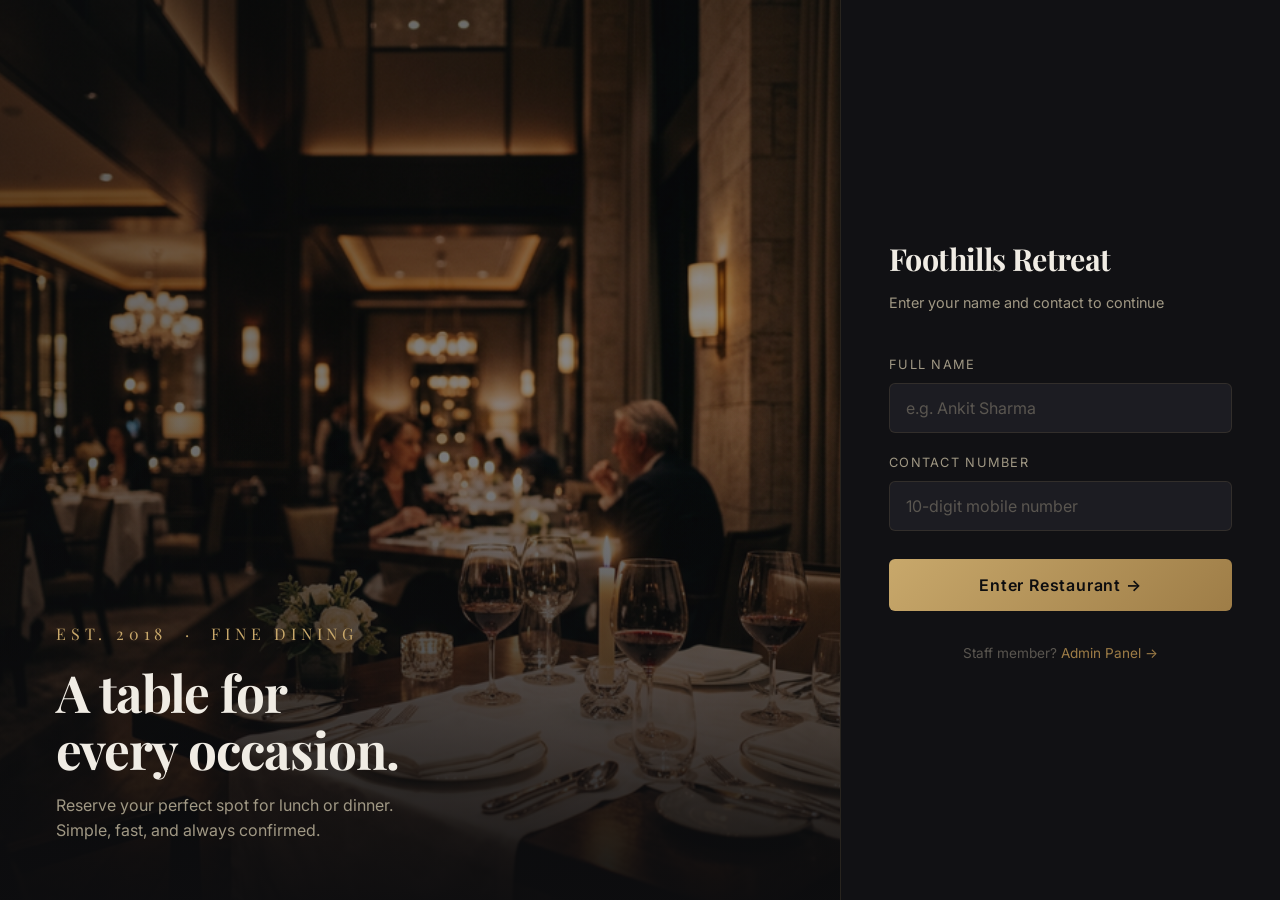
<file: index.html>
<!DOCTYPE html>
<html lang="en">

<head>
  <meta charset="UTF-8" />
  <meta name="viewport" content="width=device-width, initial-scale=1.0, viewport-fit=cover" />
  <meta name="theme-color" content="#0d0d0f" />
  <meta name="mobile-web-app-capable" content="yes" />
  <meta name="apple-mobile-web-app-status-bar-style" content="black-translucent" />
  <title>Reserve a Table — Foothills Retreat</title>
  <meta name="description" content="Book your table at Foothills Retreat. Choose your shift and reserve in seconds." />
  <link rel="preconnect" href="https://fonts.googleapis.com" />
  <link rel="preconnect" href="https://fonts.gstatic.com" crossorigin />
  <link rel="stylesheet" href="css/style.css" />
  <link rel="icon"
    href="data:image/svg+xml,<svg xmlns=%22http://www.w3.org/2000/svg%22 viewBox=%220 0 100 100%22><text y=%22.9em%22 font-size=%2290%22>🍽️</text></svg>">

  <!-- Open Graph -->
  <meta property="og:title" content="Foothills Retreat — Table Reservations" />
  <meta property="og:description" content="Reserve your table online. Lunch & Dinner shifts available." />
</head>

<body>

  <!-- Loader -->
  <div class="loader-overlay" id="loader" role="status" aria-label="Loading">
    <div class="loader-spinner"></div>
  </div>

  <!-- Toast -->
  <div class="toast" id="toast" role="alert" aria-live="polite"></div>

  <main class="login-page">

    <!-- Left decorative art panel -->
    <aside class="login-art" aria-hidden="true">
      <div class="login-art-content">
        <span class="brand-mark">Est. 2018 &nbsp;·&nbsp; Fine Dining</span>
        <h1>A table for<br />every occasion.</h1>
        <p>Reserve your perfect spot for lunch or dinner. Simple, fast, and always confirmed.</p>
      </div>
    </aside>

    <!-- Right login form -->
    <section class="login-form-panel">
      <div class="panel-heading">
        <h2>Foothills Retreat</h2>
        <p>Enter your name and contact to continue</p>
      </div>

      <form id="login-form" novalidate autocomplete="off">
        <div class="form-group">
          <label for="input-name">Full Name</label>
          <input type="text" id="input-name" name="name" placeholder="e.g. Ankit Sharma" autocomplete="name" required />
        </div>

        <div class="form-group">
          <label for="input-contact">Contact Number</label>
          <input type="tel" id="input-contact" name="contact" placeholder="10-digit mobile number" maxlength="10"
            autocomplete="tel" required />
        </div>

        <button type="submit" class="btn-primary" id="login-btn">
          Enter Restaurant &rarr;
        </button>
      </form>

      <div class="admin-link">
        Staff member? <a href="admin.html">Admin Panel &rarr;</a>
      </div>
    </section>

  </main>

  <script src="js/api.js"></script>
  <script src="js/auth.js"></script>
</body>

</html>
</file>
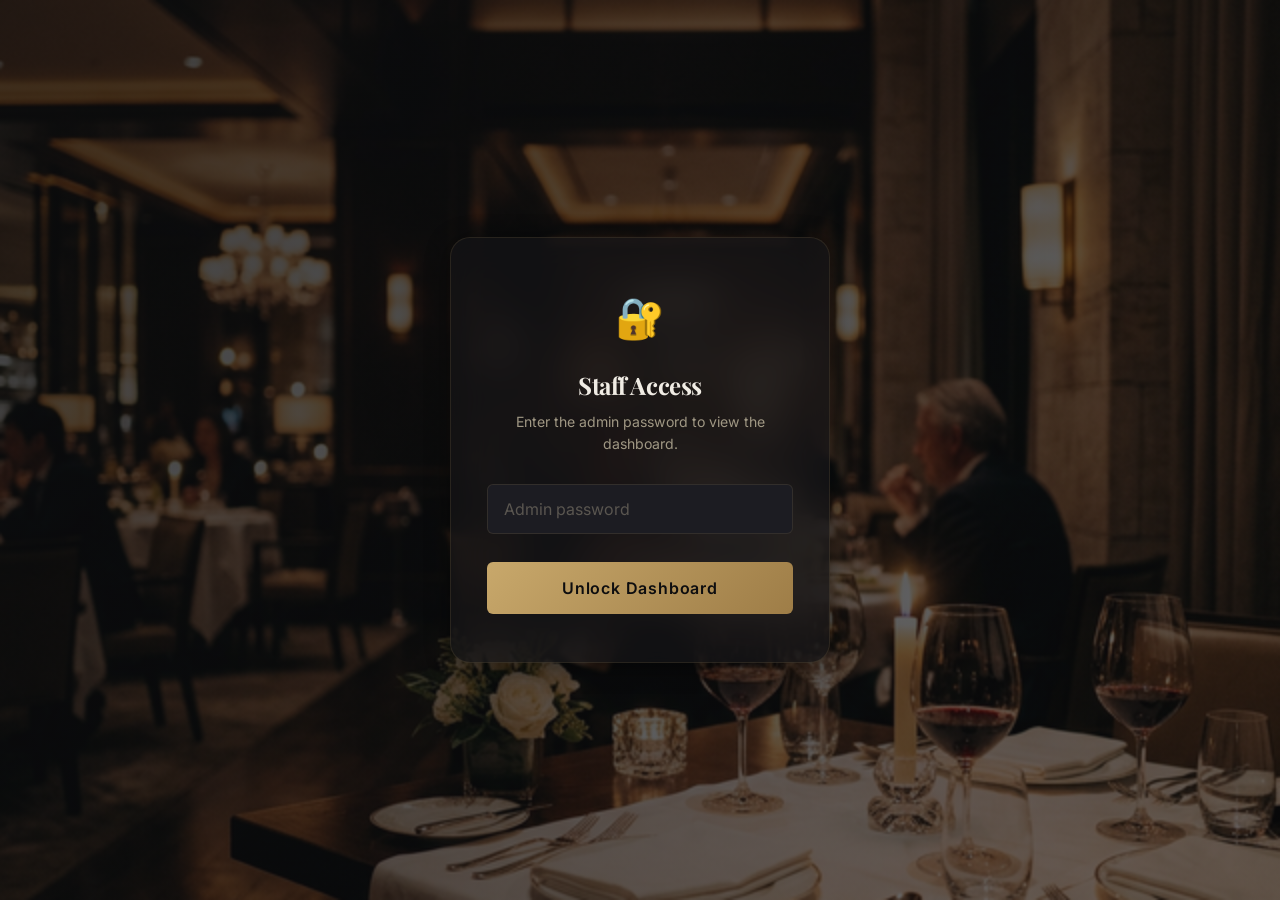
<file: admin.html>
<!DOCTYPE html>
<html lang="en">

<head>
    <meta charset="UTF-8" />
    <meta name="viewport" content="width=device-width, initial-scale=1.0" />
    <title>Admin Panel — Foothills Retreat</title>
    <meta name="description" content="Staff admin panel for managing restaurant table reservations." />
    <link rel="preconnect" href="https://fonts.googleapis.com" />
    <link rel="preconnect" href="https://fonts.gstatic.com" crossorigin />
    <link rel="stylesheet" href="css/style.css" />
    <link rel="stylesheet" href="css/admin.css" />
    <link rel="icon"
        href="data:image/svg+xml,<svg xmlns=%22http://www.w3.org/2000/svg%22 viewBox=%220 0 100 100%22><text y=%22.9em%22 font-size=%2290%22>🍽️</text></svg>">
</head>

<body>

    <!-- Loader -->
    <div class="loader-overlay" id="loader" role="status" aria-label="Loading">
        <div class="loader-spinner"></div>
    </div>

    <!-- Toast -->
    <div class="toast" id="toast" role="alert" aria-live="polite"></div>

    <!-- ══════════════════════════════════════════════════════════
       AUTH GATE — shown until correct password entered
  ══════════════════════════════════════════════════════════ -->
    <div id="auth-gate" class="admin-auth-gate">
        <div class="auth-card">
            <span class="lock-icon" aria-hidden="true">🔐</span>
            <h2>Staff Access</h2>
            <p>Enter the admin password to view the dashboard.</p>
            <form id="admin-auth-form" novalidate>
                <div class="form-group">
                    <label for="admin-password" class="visually-hidden">Admin Password</label>
                    <input type="password" id="admin-password" placeholder="Admin password"
                        autocomplete="current-password" required />
                </div>
                <button type="submit" class="btn-primary">Unlock Dashboard</button>
                <p id="auth-error" class="form-error" hidden></p>
            </form>
        </div>
    </div>

    <!-- ══════════════════════════════════════════════════════════
       ADMIN APP — hidden until authenticated
  ══════════════════════════════════════════════════════════ -->
    <div id="admin-app" class="admin-page" hidden>

        <!-- Top nav -->
        <nav class="admin-top-nav" aria-label="Admin navigation">
            <div class="admin-nav-brand">
                <span class="admin-badge">ADMIN</span>
                <h1>Foothills Retreat</h1>
            </div>
            <div class="admin-nav-actions">
                <div class="toggle-container" id="admin-booking-toggle-wrap" title="Disable/Enable all bookings for Today" hidden>
                    <span class="toggle-label">Today's Booking</span>
                    <label class="switch">
                        <input type="checkbox" id="check-today-disabled">
                        <span class="slider round"></span>
                    </label>
                </div>
                <button class="btn-init" id="btn-init-sheets" title="Seed Bookings sheet with blank rows (run once)">
                    ⚙ Initialise Sheets
                </button>
                <button class="btn-outline" id="btn-admin-logout">
                    ← Exit
                </button>
            </div>
        </nav>

        <!-- Main content -->
        <main class="admin-content">

            <!-- Date Selector -->
            <div class="admin-date-selector-wrap" role="group" aria-label="Select date to manage">
                <div class="admin-date-selector" id="admin-date-selector">
                    <!-- Injected by admin.js -->
                </div>
            </div>

            <!-- Stats row -->
            <div class="admin-stats-row" aria-label="Overview statistics">
                <div class="admin-stat-card gold-accent">
                    <div class="stat-val" id="stat-lunch-occ">—</div>
                    <div class="stat-lbl">☀️ Lunch Booked</div>
                </div>
                <div class="admin-stat-card gold-accent">
                    <div class="stat-val" id="stat-dinner-occ">—</div>
                    <div class="stat-lbl">🌙 Dinner Booked</div>
                </div>
                <div class="admin-stat-card green-accent" style="grid-column: span 2;">
                    <div class="stat-val" id="stat-total-guests">—</div>
                    <div class="stat-lbl">No. of Guest</div>
                </div>
            </div>

            <!-- Pending Requests section -->
            <section class="admin-section requests-section" id="requests-section" style="margin-top: 40px;">
                <div class="section-heading">
                    <h2 style="color:var(--accent-gold)">Pending Booking Requests</h2>
                    <p style="font-size: 0.85rem; color: var(--text-muted);">Customers who requested a spot after the 40-guest limit was reached.</p>
                </div>
                <div class="bookings-table-wrap">
                    <table class="bookings-table" aria-label="Booking requests">
                        <thead>
                            <tr>
                                <th>Name</th>
                                <th>Phone Number</th>
                                <th>Guests</th>
                                <th>Shift</th>
                                <th>Request Time</th>
                            </tr>
                        </thead>
                        <tbody id="requests-tbody">
                            <!-- Injected by admin.js -->
                        </tbody>
                    </table>
                </div>
            </section>

            <!-- All bookings summary list (keeping for reference if needed, or but simplifying) -->
            <section class="admin-section" style="margin-top: 40px;">
                <div class="section-heading">
                    <h2>Active Bookings Grouped</h2>
                </div>
                <div class="bookings-table-wrap">
                    <table class="bookings-table" aria-label="Active reservations grouped">
                        <thead>
                            <tr>
                                <th>Guest Name</th>
                                <th>Contact</th>
                                <th>Token(s)</th>
                                <th>Time Slot</th>
                                <th>Total Guests</th>
                                <th>Action</th>
                            </tr>
                        </thead>
                        <tbody id="bookings-tbody">
                            <!-- Injected by admin.js -->
                        </tbody>
                    </table>
                </div>
            </section>

        </main>
    </div><!-- /admin-app -->

    <!-- Audio element for notifications -->
    <audio id="notification-sound" preload="auto">
        <!-- Short, polite chime commonly used for web notifications -->
        <source src="https://assets.mixkit.co/active_storage/sfx/2869/2869-preview.mp3" type="audio/mpeg">
    </audio>

    <!-- Container for incoming booking alerts -->
    <div id="notification-container" class="notification-container" aria-live="polite"></div>

    <script src="js/api.js"></script>
    <script src="js/admin.js"></script>
</body>

</html>
</file>
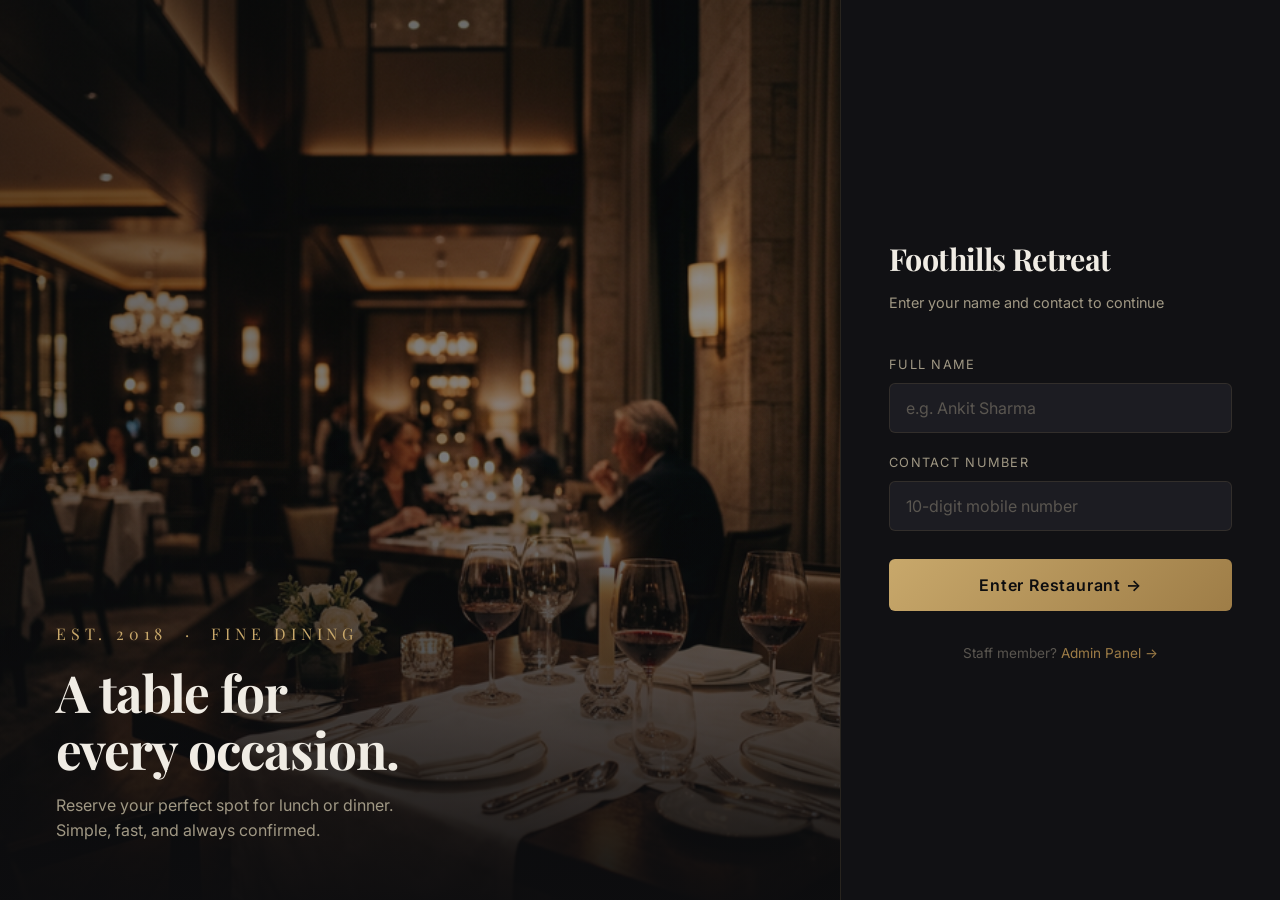
<file: dashboard.html>
<!DOCTYPE html>
<html lang="en">

<head>
    <meta charset="UTF-8" />
    <meta name="viewport" content="width=device-width, initial-scale=1.0, viewport-fit=cover" />
    <meta name="theme-color" content="#0d0d0f" />
    <meta name="mobile-web-app-capable" content="yes" />
    <meta name="apple-mobile-web-app-status-bar-style" content="black-translucent" />
    <title>Reserve Your Table — Foothills Retreat</title>
    <meta name="description" content="Select your shift and choose an available table to complete your reservation." />
    <link rel="preconnect" href="https://fonts.googleapis.com" />
    <link rel="preconnect" href="https://fonts.gstatic.com" crossorigin />
    <link rel="stylesheet" href="css/style.css" />
    <link rel="stylesheet" href="css/dashboard.css" />
    <link rel="icon"
        href="data:image/svg+xml,<svg xmlns=%22http://www.w3.org/2000/svg%22 viewBox=%220 0 100 100%22><text y=%22.9em%22 font-size=%2290%22>🍽️</text></svg>">
</head>

<body class="dashboard-page">

    <!-- Loader -->
    <div class="loader-overlay" id="loader" role="status" aria-label="Loading">
        <div class="loader-spinner"></div>
    </div>

    <!-- Toast -->
    <div class="toast" id="toast" role="alert" aria-live="polite"></div>

    <!-- ── Top Navigation ── -->
    <nav class="top-nav" aria-label="Main navigation">
        <span class="nav-brand">🍽 Foothills Retreat</span>
        <div class="nav-user">
            <span>Hello, <strong id="nav-user-name">Guest</strong></span>
            <button class="btn-download-nav" id="btn-download-nav" aria-label="Download Receipt" style="display: none;">
                📥 Receipt
            </button>
            <button class="btn-cancel-nav" id="btn-cancel-nav" aria-label="Cancel your booking">
                ✕ Cancel Booking
            </button>
            <button class="btn-logout" id="btn-logout" aria-label="Log out">Log out</button>
        </div>
    </nav>

    <main>
        <header class="page-header">
            <p class="subtitle">✦ Reserve a Token ✦</p>
            <h1>Book Your Table</h1>
            <p>Select your shift, enter your party size, and we'll assign your token automatically.</p>
        </header>

        <!-- ── Date Selector ── -->
        <div class="date-selector-wrap" role="group" aria-label="Select booking date">
            <div class="date-selector" id="date-selector">
                <!-- Injected by dashboard.js -->
            </div>
        </div>

        <!-- ── Shift toggle ── -->
        <div class="shift-toggle-wrap" role="radiogroup" aria-label="Shift selection">
            <div class="shift-toggle">
                <button class="shift-btn active" data-shift="Lunch" role="radio" aria-checked="true" id="btn-lunch">
                    <span class="shift-icon">☀️</span>Lunch
                    <span class="shift-count">40</span>
                </button>
                <button class="shift-btn" data-shift="Dinner" role="radio" aria-checked="false" id="btn-dinner">
                    <span class="shift-icon">🌙</span>Dinner
                    <span class="shift-count">40</span>
                </button>
            </div>
        </div>



        <!-- ── Single Token Booking Card ── -->
        <section class="token-section" aria-label="Book a token">
            <div class="token-card" id="token-card">
                <div class="token-card-header">
                    <span class="token-icon">🎫</span>
                    <div>
                        <h2 class="token-card-title">Book a Token</h2>
                        <p class="token-card-sub">Fill in the details below to reserve your spot</p>
                    </div>
                </div>

                <div class="token-fields">
                    <div class="token-grid-row">
                        <div class="token-field">
                            <label for="tk-slot" class="token-label">⏰ Time Slot</label>
                            <select id="tk-slot" class="token-select"></select>
                        </div>

                        <div class="token-field">
                            <label for="tk-people" class="token-label">👥 Guests <span class="token-hint">(max 20)</span></label>
                            <input type="number" id="tk-people" class="token-input" min="1" max="20" placeholder="e.g. 4" autocomplete="off" inputmode="numeric" />
                        </div>
                    </div>

                    <div class="token-field">
                        <label for="tk-whatsapp" class="token-label">
                            <svg xmlns="http://www.w3.org/2000/svg" width="13" height="13" viewBox="0 0 32 32" fill="#25d366" style="vertical-align:middle;margin-right:4px" aria-hidden="true"><path d="M16 3C9.373 3 4 8.373 4 15c0 2.385.68 4.618 1.857 6.514L4 29l7.703-1.832A12.94 12.94 0 0 0 16 28c6.627 0 12-5.373 12-12S22.627 3 16 3zm0 22a10.94 10.94 0 0 1-5.607-1.543l-.402-.24-4.574 1.088 1.118-4.46-.262-.42A10.942 10.942 0 0 1 5 16c0-6.065 4.935-11 11-11s11 4.935 11 11-4.935 11-11 11zm6.07-8.118c-.332-.166-1.963-.968-2.268-1.08-.304-.11-.526-.166-.747.166-.222.332-.86 1.08-1.053 1.303-.194.22-.387.25-.72.083-.332-.166-1.402-.516-2.67-1.648-.987-.88-1.653-1.966-1.847-2.298-.194-.332-.02-.512.146-.677.15-.149.332-.387.498-.58.166-.194.222-.332.332-.554.11-.222.055-.416-.027-.58-.083-.166-.747-1.8-1.023-2.466-.27-.647-.544-.56-.747-.57l-.637-.012c-.222 0-.581.083-.885.416-.304.332-1.16 1.133-1.16 2.764s1.188 3.207 1.354 3.43c.166.222 2.34 3.573 5.67 5.01.793.342 1.41.546 1.892.7.795.254 1.52.218 2.092.132.638-.096 1.963-.803 2.24-1.578.276-.774.276-1.438.193-1.578-.082-.138-.304-.222-.637-.388z"/></svg>
                            WhatsApp Number <span class="token-hint">(10 digits)</span>
                        </label>
                        <input type="tel" id="tk-whatsapp" class="token-input" maxlength="10" placeholder="e.g. 9876543210" inputmode="numeric" autocomplete="tel" />
                    </div>
                </div>

                <p id="tk-error" class="token-error" role="alert"></p>

                <!-- Availability badge -->
                <div class="token-avail" id="token-avail">
                    <span class="stat-dot green" id="token-avail-dot"></span>
                    <span id="seats-left-badge" class="seats-badge">40 seats left</span>
                </div>
                <p id="booking-status-text" class="booking-status-msg" hidden></p>



                <button id="btn-book-token" class="btn-primary token-confirm-btn">🎫 Confirm Token Booking</button>
            </div>
        </section>
    </main>

    <!-- ── Booking Modal (kept for PDF/confirmation popup reuse) ── -->
    <div id="booking-modal" class="modal-overlay" role="dialog" aria-modal="true" aria-labelledby="modal-title" style="display:none">
        <div class="modal-card">
            <h2 id="modal-title" class="modal-title">📅 Confirm Booking</h2>
            <p class="modal-subtitle">
                <span id="modal-table-count">1</span> table(s) · <span id="modal-shift-label">Lunch</span> · 📅 <span
                    id="modal-date-label">Today</span>
            </p>

            <div class="modal-field">
                <label for="modal-slot" class="modal-label">⏰ Select Time Slot</label>
                <select id="modal-slot" class="modal-select"></select>
            </div>

            <div class="modal-field">
                <label for="modal-people" class="modal-label">👥 Number of Guests <span class="modal-hint">(max
                        20)</span></label>
                <input type="number" id="modal-people" class="modal-input" min="1" max="20" placeholder="e.g. 4"
                    autocomplete="off" />
            </div>


            <div class="modal-field">
                <label for="modal-whatsapp" class="modal-label">
                    <svg xmlns="http://www.w3.org/2000/svg" width="13" height="13" viewBox="0 0 32 32" fill="#25d366"
                        style="vertical-align:middle;margin-right:4px" aria-hidden="true">
                        <path
                            d="M16 3C9.373 3 4 8.373 4 15c0 2.385.68 4.618 1.857 6.514L4 29l7.703-1.832A12.94 12.94 0 0 0 16 28c6.627 0 12-5.373 12-12S22.627 3 16 3zm0 22a10.94 10.94 0 0 1-5.607-1.543l-.402-.24-4.574 1.088 1.118-4.46-.262-.42A10.942 10.942 0 0 1 5 16c0-6.065 4.935-11 11-11s11 4.935 11 11-4.935 11-11 11zm6.07-8.118c-.332-.166-1.963-.968-2.268-1.08-.304-.11-.526-.166-.747.166-.222.332-.86 1.08-1.053 1.303-.194.22-.387.25-.72.083-.332-.166-1.402-.516-2.67-1.648-.987-.88-1.653-1.966-1.847-2.298-.194-.332-.02-.512.146-.677.15-.149.332-.387.498-.58.166-.194.222-.332.332-.554.11-.222.055-.416-.027-.58-.083-.166-.747-1.8-1.023-2.466-.27-.647-.544-.56-.747-.57l-.637-.012c-.222 0-.581.083-.885.416-.304.332-1.16 1.133-1.16 2.764s1.188 3.207 1.354 3.43c.166.222 2.34 3.573 5.67 5.01.793.342 1.41.546 1.892.7.795.254 1.52.218 2.092.132.638-.096 1.963-.803 2.24-1.578.276-.774.276-1.438.193-1.578-.082-.138-.304-.222-.637-.388z" />
                    </svg>
                    WhatsApp Number for Confirmation
                    <span class="modal-hint">(10 digits)</span>
                </label>
                <input type="tel" id="modal-whatsapp" class="modal-input" maxlength="10" placeholder="e.g. 9876543210"
                    inputmode="numeric" autocomplete="tel" />
            </div>

            <p id="modal-error" class="modal-error" role="alert"></p>

            <div class="modal-actions">
                <button id="modal-cancel" class="modal-btn-cancel">Cancel</button>
                <button id="modal-confirm" class="modal-btn-confirm btn-primary">Confirm Booking</button>
            </div>
        </div>
    </div>

    <!-- ── Booking Confirmation Popup ── -->
    <div id="booking-confirm-popup" class="confirm-popup-overlay" role="dialog" aria-modal="true"
        aria-labelledby="popup-title" hidden>
        <div class="confirm-popup-card">
            <!-- Header -->
            <div class="popup-header">
                <span class="popup-tick" aria-hidden="true">✅</span>
                <h2 id="popup-title" class="popup-title">Booking Confirmed!</h2>
            </div>

            <!-- Booking details injected by JS -->
            <div class="popup-details" id="popup-details"></div>

            <!-- 15-min hold notice -->
            <div class="popup-notice">
                <span class="popup-notice-icon" aria-hidden="true">⏳</span>
                <p>Your reservation will be held for <strong>15 minutes</strong> from the booked time. If you are
                    running late or need to
                    reschedule, please contact us immediately.</p>
            </div>

            <!-- Contact strip -->
            <div class="popup-contact-strip">
                <div class="popup-contact-item">
                    <span>📞</span>
                    <span>Call / WhatsApp: <strong>+91 70080 97978</strong></span>
                </div>
            </div>

            <!-- CTA buttons -->
            <div class="popup-actions">
                <button id="btn-download-receipt" class="btn-primary"
                    style="width:100%; display:flex; gap:8px; align-items:center; justify-content:center;">
                    <svg xmlns="http://www.w3.org/2000/svg" width="18" height="18" fill="none" stroke="currentColor"
                        stroke-width="2" stroke-linecap="round" stroke-linejoin="round" viewBox="0 0 24 24">
                        <path d="M21 15v4a2 2 0 0 1-2 2H5a2 2 0 0 1-2-2v-4"></path>
                        <polyline points="7 10 12 15 17 10"></polyline>
                        <line x1="12" y1="15" x2="12" y2="3"></line>
                    </svg>
                    Download Token Receipt
                </button>
            </div>
        </div>
    </div>

    <!-- ══════════════════════════════════════════════════════════
       BANQUET BOOKING POPUP (Guests >= 20)
    ══════════════════════════════════════════════════════════ -->
    <div id="banquet-popup" class="confirm-popup-overlay" role="dialog" aria-modal="true" hidden>
        <div class="confirm-popup-card">
            <div class="popup-header">
                <span class="popup-tick" aria-hidden="true" style="filter:none;">🎉</span>
                <h2 class="popup-title">Banquet Booking Required</h2>
            </div>

            <div class="popup-notice" style="margin-top: 20px;">
                <p>For bookings of <strong>20 or more guests</strong>, please contact our Banquet team directly.</p>
            </div>

            <div class="popup-contact-strip" style="margin-top: 20px;">
                <div class="popup-contact-item">
                    <span>📞</span>
                    <span>Call / WhatsApp: <strong>+91 70080 97978</strong></span>
                </div>
            </div>

            <div class="popup-actions" style="margin-top: 20px; flex-direction: column; gap: 10px;">
                <a id="btn-banquet-wa" class="btn-wa-customer" target="_blank" rel="noopener noreferrer">
                    <svg xmlns="http://www.w3.org/2000/svg" width="18" height="18" viewBox="0 0 32 32"
                        fill="currentColor" aria-hidden="true">
                        <path
                            d="M16 3C9.373 3 4 8.373 4 15c0 2.385.68 4.618 1.857 6.514L4 29l7.703-1.832A12.94 12.94 0 0 0 16 28c6.627 0 12-5.373 12-12S22.627 3 16 3zm0 22a10.94 10.94 0 0 1-5.607-1.543l-.402-.24-4.574 1.088 1.118-4.46-.262-.42A10.942 10.942 0 0 1 5 16c0-6.065 4.935-11 11-11s11 4.935 11 11-4.935 11-11 11zm6.07-8.118c-.332-.166-1.963-.968-2.268-1.08-.304-.11-.526-.166-.747.166-.222.332-.86 1.08-1.053 1.303-.194.22-.387.25-.72.083-.332-.166-1.402-.516-2.67-1.648-.987-.88-1.653-1.966-1.847-2.298-.194-.332-.02-.512.146-.677.15-.149.332-.387.498-.58.166-.194.222-.332.332-.554.11-.222.055-.416-.027-.58-.083-.166-.747-1.8-1.023-2.466-.27-.647-.544-.56-.747-.57l-.637-.012c-.222 0-.581.083-.885.416-.304.332-1.16 1.133-1.16 2.764s1.188 3.207 1.354 3.43c.166.222 2.34 3.573 5.67 5.01.793.342 1.41.546 1.892.7.795.254 1.52.218 2.092.132.638-.096 1.963-.803 2.24-1.578.276-.774.276-1.438.193-1.578-.082-.138-.304-.222-.637-.388z" />
                    </svg>
                    📩 Send to WhatsApp
                </a>
                <button type="button" class="btn-outline" onclick="closeBanquetPopup()"
                    style="width: 100%;">Close</button>
            </div>
        </div>
    </div>

    <!-- ── WAITLIST / FULL HOUSE POPUP ── -->
    <div id="waitlist-popup" class="confirm-popup-overlay" role="dialog" aria-modal="true" hidden>
        <div class="confirm-popup-card">
            <div class="popup-header">
                <span class="popup-tick" aria-hidden="true" style="background:#f39c12">⏳</span>
                <h2 class="popup-title">Capacity Reached</h2>
            </div>
            <div class="popup-notice" style="margin-top: 20px;">
                <p style="font-size: 1.1rem; line-height: 1.5;"><strong>All tables are currently booked.</strong></p>
                <p>Your request has been registered and the admin has been notified. We will contact you if a spot becomes available.</p>
            </div>
            <div class="popup-actions" style="margin-top: 30px;">
                <button class="btn-primary" onclick="closeWaitlistPopup()" style="width: 100%;">Understood</button>
            </div>
        </div>
    </div>

    <!-- ── Footer: Community Visibility ── -->
    <footer class="dashboard-footer">
        <div id="community-bookings" class="community-bookings" hidden>
            <div class="footer-content">
                <h4>Other Bookings</h4>
                <div id="community-guest-list" class="guest-list-chips">
                    <!-- Chips will be added here -->
                </div>
            </div>
        </div>
    </footer>

    <script src="js/jspdf.umd.min.js"></script>
    <script src="js/api.js"></script>
    <script src="js/auth.js"></script>
    <script src="js/dashboard.js"></script>
</body>

</html>
</file>
<file: css/style.css>
/* ============================================================
   style.css — Global design tokens + Login page
   ============================================================ */

@import url('https://fonts.googleapis.com/css2?family=Playfair+Display:wght@400;600;700&family=Inter:wght@300;400;500;600&display=swap');

/* ── Design Tokens ─────────────────────────────────────────── */
:root {
  --bg-deep: #0d0d0f;
  --bg-surface: #141418;
  --bg-card: #1c1c22;
  --bg-card-hover: #22222a;

  --accent: #c8a86b;
  --accent-dim: #9e7d47;
  --accent-glow: rgba(200, 168, 107, 0.18);

  --green: #2ecc71;
  --green-dim: rgba(46, 204, 113, 0.15);
  --red: #e74c3c;
  --red-dim: rgba(231, 76, 60, 0.15);

  --text-primary: #f0ece4;
  --text-secondary: #a09884;
  --text-muted: #5a5650;

  --border: rgba(200, 168, 107, 0.12);
  --border-hover: rgba(200, 168, 107, 0.35);

  --radius-sm: 6px;
  --radius-md: 12px;
  --radius-lg: 20px;

  --shadow-card: 0 4px 24px rgba(0, 0, 0, 0.45);
  --shadow-glow: 0 0 30px rgba(200, 168, 107, 0.15);

  --transition: 0.25s cubic-bezier(0.4, 0, 0.2, 1);
}

/* ── Reset ─────────────────────────────────────────────────── */
*,
*::before,
*::after {
  box-sizing: border-box;
  margin: 0;
  padding: 0;
}

html {
  scroll-behavior: smooth;
}

body {
  font-family: 'Inter', sans-serif;
  background: var(--bg-deep);
  color: var(--text-primary);
  min-height: 100vh;
  line-height: 1.6;
  -webkit-font-smoothing: antialiased;
  /* Prevent horizontal scroll on mobile */
  overflow-x: hidden;
}

h1,
h2,
h3 {
  font-family: 'Playfair Display', serif;
  letter-spacing: -0.02em;
}

a {
  color: var(--accent);
  text-decoration: none;
}

a:hover {
  color: var(--text-primary);
}

/* ── Scrollbar ─────────────────────────────────────────────── */
::-webkit-scrollbar {
  width: 4px;
}

::-webkit-scrollbar-track {
  background: var(--bg-surface);
}

::-webkit-scrollbar-thumb {
  background: var(--accent-dim);
  border-radius: 99px;
}

/* ── Utility ───────────────────────────────────────────────── */
.visually-hidden {
  position: absolute;
  width: 1px;
  height: 1px;
  overflow: hidden;
  clip: rect(0, 0, 0, 0);
  white-space: nowrap;
}

/* ── Loader Overlay ────────────────────────────────────────── */
.loader-overlay {
  position: fixed;
  inset: 0;
  z-index: 999;
  background: rgba(13, 13, 15, 0.85);
  display: flex;
  align-items: center;
  justify-content: center;
  backdrop-filter: blur(4px);
  opacity: 0;
  pointer-events: none;
  transition: opacity var(--transition);
}

.loader-overlay.active {
  opacity: 1;
  pointer-events: all;
}

.loader-spinner {
  width: 44px;
  height: 44px;
  border: 3px solid var(--border);
  border-top-color: var(--accent);
  border-radius: 50%;
  animation: spin 0.8s linear infinite;
}

@keyframes spin {
  to {
    transform: rotate(360deg);
  }
}

/* ── Toast Notification ────────────────────────────────────── */
.toast {
  position: fixed;
  bottom: 80px;
  left: 50%;
  transform: translateX(-50%) translateY(20px);
  background: var(--bg-card);
  border: 1px solid var(--border);
  border-radius: var(--radius-md);
  padding: 12px 20px;
  font-size: 0.88rem;
  color: var(--text-primary);
  box-shadow: var(--shadow-card);
  opacity: 0;
  transition: opacity 0.3s ease, transform 0.3s ease;
  z-index: 1000;
  white-space: nowrap;
  max-width: calc(100vw - 32px);
  white-space: normal;
  text-align: center;
}

.toast.show {
  opacity: 1;
  transform: translateX(-50%) translateY(0);
}

.toast.success {
  border-color: var(--green);
  color: var(--green);
}

.toast.error {
  border-color: var(--red);
  color: var(--red);
}

/* ============================================================
   LOGIN PAGE
   ============================================================ */
.login-page {
  display: flex;
  min-height: 100vh;
  min-height: 100dvh;
  /* dynamic viewport height for mobile */
}

/* Left decorative panel — hidden on mobile */
.login-art {
  flex: 1;
  background:
    linear-gradient(135deg, rgba(13, 13, 15, 0.7) 0%, rgba(13, 13, 15, 0.3) 100%),
    url('../assets/hero-bg.png') center/cover no-repeat;
  display: flex;
  flex-direction: column;
  justify-content: flex-end;
  padding: 56px;
  position: relative;
  overflow: hidden;
}

.login-art::before {
  content: '';
  position: absolute;
  inset: 0;
  background: linear-gradient(to top, rgba(13, 13, 15, 0.95) 0%, transparent 55%);
}

.login-art-content {
  position: relative;
  z-index: 1;
}

.login-art .brand-mark {
  font-family: 'Playfair Display', serif;
  font-size: 1rem;
  letter-spacing: 0.3em;
  text-transform: uppercase;
  color: var(--accent);
  margin-bottom: 18px;
  display: block;
}

.login-art h1 {
  font-size: clamp(2.4rem, 4vw, 3.5rem);
  line-height: 1.1;
  color: var(--text-primary);
  margin-bottom: 16px;
}

.login-art p {
  font-size: 1rem;
  color: var(--text-secondary);
  max-width: 380px;
}

/* Right form panel */
.login-form-panel {
  width: 440px;
  display: flex;
  flex-direction: column;
  justify-content: center;
  padding: 56px 48px;
  background: rgba(20, 20, 24, 0.7);
  backdrop-filter: blur(20px);
  -webkit-backdrop-filter: blur(20px);
  border-left: 1px solid var(--border);
  animation: fadeInRight 0.8s cubic-bezier(0.2, 0.8, 0.2, 1);
}

@keyframes fadeInRight {
  from { opacity: 0; transform: translateX(20px); }
  to { opacity: 1; transform: translateX(0); }
}

@keyframes fadeInLeft {
  from { opacity: 0; transform: translateX(-20px); }
  to { opacity: 1; transform: translateX(0); }
}

.login-art-content {
  position: relative;
  z-index: 1;
  animation: fadeInLeft 0.8s cubic-bezier(0.2, 0.8, 0.2, 1);
}

.login-form-panel .panel-heading {
  margin-bottom: 40px;
}

.login-form-panel .panel-heading h2 {
  font-size: 1.9rem;
  margin-bottom: 8px;
}

.login-form-panel .panel-heading p {
  font-size: 0.9rem;
  color: var(--text-secondary);
}

/* Form elements */
.panel-heading, .form-group, .btn-primary, .admin-link {
  animation: fadeUp 0.6s cubic-bezier(0.2, 0.8, 0.2, 1) both;
}

.panel-heading { animation-delay: 0.1s; }
.form-group:nth-child(1) { animation-delay: 0.2s; }
.form-group:nth-child(2) { animation-delay: 0.3s; }
.btn-primary { animation-delay: 0.4s; }
.admin-link { animation-delay: 0.5s; }

@keyframes fadeUp {
  from { opacity: 0; transform: translateY(15px); }
  to { opacity: 1; transform: translateY(0); }
}

.form-group {
  margin-bottom: 20px;
}

.form-group label {
  display: block;
  font-size: 0.8rem;
  letter-spacing: 0.1em;
  text-transform: uppercase;
  color: var(--text-secondary);
  margin-bottom: 8px;
}

.form-group input {
  width: 100%;
  padding: 14px 16px;
  background: var(--bg-card);
  border: 1px solid var(--border);
  border-radius: var(--radius-sm);
  color: var(--text-primary);
  font-family: 'Inter', sans-serif;
  font-size: 1rem;
  /* 16px prevents iOS zoom */
  outline: none;
  transition: border-color var(--transition), box-shadow var(--transition);
}

.form-group input::placeholder {
  color: var(--text-muted);
}

.form-group input:focus {
  border-color: var(--accent);
  box-shadow: 0 0 0 3px var(--accent-glow);
}

.btn-primary {
  width: 100%;
  padding: 15px;
  background: linear-gradient(135deg, var(--accent) 0%, var(--accent-dim) 100%);
  border: none;
  border-radius: var(--radius-sm);
  color: #0d0d0f;
  font-family: 'Inter', sans-serif;
  font-size: 1rem;
  font-weight: 600;
  letter-spacing: 0.05em;
  cursor: pointer;
  transition: opacity var(--transition), transform var(--transition), box-shadow var(--transition);
  margin-top: 8px;
  /* Better tap targets on mobile */
  min-height: 52px;
  touch-action: manipulation;
}

.btn-primary:hover {
  opacity: 0.9;
  transform: translateY(-1px);
  box-shadow: 0 6px 20px rgba(200, 168, 107, 0.35);
}

.btn-primary:active {
  transform: translateY(0);
}

.btn-primary:disabled {
  opacity: 0.5;
  cursor: not-allowed;
  transform: none;
  box-shadow: none;
}

.form-error {
  color: var(--red);
  font-size: 0.85rem;
  margin-top: 12px;
  text-align: center;
  line-height: 1.5;
}

.admin-link {
  margin-top: 32px;
  text-align: center;
  font-size: 0.85rem;
  color: var(--text-muted);
}

.admin-link a {
  color: var(--accent-dim);
}

.admin-link a:hover {
  color: var(--accent);
}

/* ── Responsive ─────────────────────────────────────────────── */
@media (max-width: 860px) {
  .login-art {
    display: none;
  }

  .login-form-panel {
    width: 100%;
    padding: 48px 24px;
    justify-content: flex-start;
    padding-top: 60px;
  }
}

@media (max-width: 480px) {
  .login-form-panel {
    padding: 40px 20px;
  }

  .login-form-panel .panel-heading h2 {
    font-size: 1.6rem;
  }
}
</file>
<file: css/admin.css>
/* ============================================================
   admin.css — Admin Panel (mobile-first)
   ============================================================ */

/* Ensure the native hidden attribute always wins over CSS display rules */
[hidden] {
    display: none !important;
}

/* ── Admin Auth Gate ────────────────────────────────────────── */
.admin-auth-gate {
    min-height: 100vh;
    min-height: 100dvh;
    display: flex;
    align-items: center;
    justify-content: center;
    padding: 24px 16px;
    background:
      linear-gradient(135deg, rgba(13, 13, 15, 0.8) 0%, rgba(13, 13, 15, 0.6) 100%),
      url('../assets/hero-bg.png') center/cover no-repeat;
}

.auth-card {
    width: 100%;
    max-width: 380px;
    background: rgba(20, 20, 24, 0.7);
    backdrop-filter: blur(20px);
    -webkit-backdrop-filter: blur(20px);
    border: 1px solid var(--border);
    border-radius: var(--radius-lg);
    padding: 36px 24px;
    box-shadow: var(--shadow-card);
    text-align: center;
    animation: authFadeIn 0.8s cubic-bezier(0.2, 0.8, 0.2, 1);
}

@keyframes authFadeIn {
    from { opacity: 0; transform: scale(0.95) translateY(10px); }
    to { opacity: 1; transform: scale(1) translateY(0); }
}

.auth-card .lock-icon {
    font-size: 2.5rem;
    margin-bottom: 16px;
    display: block;
}

.auth-card h2 {
    font-size: 1.5rem;
    margin-bottom: 6px;
}

.auth-card p {
    font-size: 0.88rem;
    color: var(--text-secondary);
    margin-bottom: 28px;
}

/* ── Admin Layout ───────────────────────────────────────────── */
.admin-page {
    min-height: 100vh;
    min-height: 100dvh;
    display: flex;
    flex-direction: column;
}

.admin-top-nav {
    display: flex;
    align-items: center;
    justify-content: space-between;
    padding: 0 16px;
    height: 60px;
    background: rgba(13, 13, 15, 0.92);
    border-bottom: 1px solid var(--border);
    backdrop-filter: blur(12px);
    position: sticky;
    top: 0;
    z-index: 50;
    gap: 8px;
    flex-wrap: wrap;
    height: auto;
    min-height: 60px;
    padding: 8px 16px;
}

.admin-nav-brand {
    display: flex;
    align-items: center;
    gap: 8px;
    min-width: 0;
}

.admin-badge {
    background: var(--accent);
    color: #0d0d0f;
    font-size: 0.6rem;
    font-weight: 700;
    letter-spacing: 0.12em;
    text-transform: uppercase;
    padding: 3px 7px;
    border-radius: 4px;
    flex-shrink: 0;
}

.admin-nav-brand h1 {
    font-family: 'Playfair Display', serif;
    font-size: 1rem;
    color: var(--text-primary);
    white-space: nowrap;
    overflow: hidden;
    text-overflow: ellipsis;
}

.admin-nav-actions {
    display: flex;
    gap: 8px;
    align-items: center;
    flex-shrink: 0;
}

/* ── Toggle Switch ─────────────────────────────────────────── */
.toggle-container {
    display: flex;
    align-items: center;
    gap: 8px;
    background: rgba(255, 255, 255, 0.04);
    padding: 4px 10px;
    border-radius: var(--radius-sm);
    border: 1px solid var(--border);
}

@media (max-width: 480px) {
    .toggle-label {
        display: none; /* Hide label on very small screens to save space */
    }
    .toggle-container {
        padding: 6px;
    }
}

.toggle-label {
    font-size: 0.75rem;
    font-weight: 600;
    color: var(--text-secondary);
    text-transform: uppercase;
    letter-spacing: 0.05em;
}

.switch {
    position: relative;
    display: inline-block;
    width: 34px;
    height: 20px;
}

.switch input {
    opacity: 0;
    width: 0;
    height: 0;
}

.slider {
    position: absolute;
    cursor: pointer;
    top: 0;
    left: 0;
    right: 0;
    bottom: 0;
    background-color: #333;
    transition: .4s;
    border-radius: 20px;
}

.slider:before {
    position: absolute;
    content: "";
    height: 14px;
    width: 14px;
    left: 3px;
    bottom: 3px;
    background-color: white;
    transition: .4s;
    border-radius: 50%;
}

input:checked + .slider {
    background-color: var(--red);
}

input:focus + .slider {
    box-shadow: 0 0 1px var(--red);
}

input:checked + .slider:before {
    transform: translateX(14px);
}

/* ── Buttons ────────────────────────────────────────────────── */
.btn-outline {
    padding: 8px 14px;
    background: transparent;
    border: 1px solid var(--border);
    border-radius: var(--radius-sm);
    color: var(--text-secondary);
    font-family: 'Inter', sans-serif;
    font-size: 0.8rem;
    cursor: pointer;
    touch-action: manipulation;
    transition: border-color var(--transition), color var(--transition), background var(--transition);
}

.btn-outline:hover {
    border-color: var(--accent);
    color: var(--accent);
}

.btn-init {
    padding: 8px 14px;
    background: var(--accent-glow);
    border: 1px solid var(--accent-dim);
    border-radius: var(--radius-sm);
    color: var(--accent);
    font-family: 'Inter', sans-serif;
    font-size: 0.8rem;
    cursor: pointer;
    touch-action: manipulation;
    transition: background var(--transition);
}

.btn-init:hover {
    background: rgba(200, 168, 107, 0.25);
}



/* ── Admin Content ──────────────────────────────────────────── */
.admin-content {
    flex: 1;
    padding: 20px 16px 40px;
    padding-bottom: calc(40px + env(safe-area-inset-bottom));
    max-width: 1200px;
    width: 100%;
    margin: 0 auto;
}

/* ── Date Selector ───────────────────────────────────────────── */
.admin-date-selector-wrap {
    display: flex;
    justify-content: center;
    margin-bottom: 24px;
}

.admin-date-selector {
    display: flex;
    gap: 8px;
    overflow-x: auto;
    padding-bottom: 4px;
    max-width: 100%;
    scrollbar-width: none;
}

.admin-date-selector::-webkit-scrollbar {
    display: none;
}

.date-pill {
    flex-shrink: 0;
    padding: 8px 16px;
    border-radius: 99px;
    background: var(--bg-card);
    border: 1px solid var(--border);
    color: var(--text-secondary);
    font-size: 0.85rem;
    font-weight: 500;
    cursor: pointer;
    transition: all 0.2s ease;
    white-space: nowrap;
}

.date-pill:hover {
    color: var(--text-primary);
    border-color: rgba(255, 255, 255, 0.2);
}

.date-pill.active {
    background: rgba(255, 255, 255, 0.1);
    color: var(--text-primary);
    border-color: rgba(255, 255, 255, 0.3);
}

/* ── Stats Row ──────────────────────────────────────────────── */
.admin-stats-row {
    display: grid;
    grid-template-columns: 1fr 1fr;
    gap: 12px;
    margin-bottom: 28px;
}

@media (max-width: 360px) {
    .admin-stats-row {
        grid-template-columns: 1fr;
    }
    .admin-stat-card.green-accent {
        grid-column: span 1 !important;
    }
}

.admin-stat-card {
    background: var(--bg-card);
    border: 1px solid var(--border);
    border-radius: var(--radius-md);
    padding: 16px;
}

.admin-stat-card .stat-val {
    font-family: 'Playfair Display', serif;
    font-size: 1.8rem;
    color: var(--text-primary);
    line-height: 1;
    margin-bottom: 4px;
}

.admin-stat-card .stat-lbl {
    font-size: 0.72rem;
    letter-spacing: 0.08em;
    text-transform: uppercase;
    color: var(--text-muted);
}

.admin-stat-card.green-accent {
    border-top: 2px solid var(--green);
}

.admin-stat-card.red-accent {
    border-top: 2px solid var(--red);
}

.admin-stat-card.gold-accent {
    border-top: 2px solid var(--accent);
}

/* ── Shift Tabs ─────────────────────────────────────────────── */
.shift-tabs {
    display: flex;
    border-bottom: 1px solid var(--border);
    margin-bottom: 20px;
    gap: 4px;
    overflow-x: auto;
    -webkit-overflow-scrolling: touch;
}

.shift-tab {
    padding: 11px 20px;
    background: transparent;
    border: none;
    border-bottom: 2px solid transparent;
    color: var(--text-secondary);
    font-family: 'Inter', sans-serif;
    font-size: 0.88rem;
    font-weight: 500;
    cursor: pointer;
    touch-action: manipulation;
    transition: color var(--transition), border-color var(--transition);
    margin-bottom: -1px;
    white-space: nowrap;
}

.shift-tab:hover {
    color: var(--text-primary);
}

.shift-tab.active {
    color: var(--accent);
    border-bottom-color: var(--accent);
}

/* ── Admin Tables Grid ──────────────────────────────────────── */
.admin-tables-grid {
    display: grid;
    grid-template-columns: repeat(auto-fill, minmax(150px, 1fr));
    gap: 12px;
    margin-bottom: 32px;
}

.admin-table-card {
    background: var(--bg-card);
    border: 1px solid var(--border);
    border-radius: var(--radius-md);
    padding: 14px;
    transition: border-color var(--transition), box-shadow var(--transition);
}

.admin-table-card.occupied {
    border-color: rgba(231, 76, 60, 0.3);
}

.admin-table-card.available {
    border-color: rgba(46, 204, 113, 0.2);
}

.admin-table-card:hover {
    box-shadow: var(--shadow-card);
}

.admin-card-header {
    display: flex;
    align-items: center;
    justify-content: space-between;
    margin-bottom: 10px;
}

.admin-table-id {
    font-family: 'Playfair Display', serif;
    font-size: 1.1rem;
    color: var(--text-primary);
}

.status-badge {
    font-size: 0.65rem;
    font-weight: 600;
    letter-spacing: 0.08em;
    text-transform: uppercase;
    padding: 3px 8px;
    border-radius: 99px;
}

.status-badge.available {
    background: var(--green-dim);
    color: var(--green);
}

.status-badge.occupied {
    background: var(--red-dim);
    color: var(--red);
}

.admin-card-guest {
    margin-bottom: 10px;
}

.guest-name {
    font-size: 0.85rem;
    font-weight: 500;
    color: var(--text-primary);
    white-space: nowrap;
    overflow: hidden;
    text-overflow: ellipsis;
}

.guest-contact {
    font-size: 0.78rem;
    color: var(--text-secondary);
    margin-top: 2px;
}

.guest-slot {
    font-size: 0.72rem;
    color: var(--accent);
    margin-top: 4px;
    opacity: 0.9;
}

.empty-seat {
    font-size: 0.82rem;
    color: var(--text-muted);
    font-style: italic;
}

.btn-clear {
    width: 100%;
    padding: 8px;
    background: var(--red-dim);
    border: 1px solid rgba(231, 76, 60, 0.3);
    border-radius: var(--radius-sm);
    color: var(--red);
    font-family: 'Inter', sans-serif;
    font-size: 0.8rem;
    font-weight: 500;
    cursor: pointer;
    min-height: 38px;
    touch-action: manipulation;
    transition: background var(--transition), border-color var(--transition);
}

.btn-clear:hover {
    background: rgba(231, 76, 60, 0.25);
    border-color: var(--red);
}

.btn-wa-confirm {
    display: inline-flex;
    align-items: center;
    justify-content: center;
    gap: 6px;
    padding: 6px 14px;
    font-size: 0.78rem;
    font-family: 'Inter', sans-serif;
    font-weight: 500;
    color: #ffffff;
    background-color: #25d366;
    border: none;
    border-radius: var(--radius-sm);
    cursor: pointer;
    transition: background-color 0.2s, transform 0.1s;
}

.btn-wa-confirm:hover {
    background-color: #1ebd5a;
    transform: translateY(-1px);
}

.btn-wa-confirm:active {
    transform: translateY(0);
}

/* ── Bookings Table List ────────────────────────────────────── */
.bookings-section {
    margin-top: 32px;
}

.section-heading {
    display: flex;
    align-items: center;
    justify-content: space-between;
    margin-bottom: 16px;
}

.section-heading h2 {
    font-size: 1.2rem;
}

.bookings-table-wrap {
    overflow-x: auto;
    -webkit-overflow-scrolling: touch;
    border-radius: var(--radius-md);
    border: 1px solid var(--border);
}

.bookings-table {
    width: 100%;
    border-collapse: collapse;
    font-size: 0.84rem;
    min-width: 500px;
    /* ensures horizontal scroll kicks in before breaking layout */
}

.bookings-table th {
    text-align: left;
    padding: 11px 14px;
    font-size: 0.68rem;
    letter-spacing: 0.12em;
    text-transform: uppercase;
    color: var(--text-muted);
    border-bottom: 1px solid var(--border);
    font-weight: 500;
    white-space: nowrap;
}

.bookings-table td {
    padding: 12px 14px;
    border-bottom: 1px solid rgba(255, 255, 255, 0.04);
    color: var(--text-secondary);
    vertical-align: middle;
}

.bookings-table tr:last-child td {
    border-bottom: none;
}

.bookings-table tr:hover td {
    background: var(--bg-card-hover);
}

.bookings-table td.name-cell {
    color: var(--text-primary);
    font-weight: 500;
}

.bookings-table td.table-cell {
    font-family: 'Playfair Display', serif;
    font-size: 0.95rem;
    color: var(--accent);
}

.bookings-table td.date-cell {
    color: var(--text-primary);
    font-size: 0.82rem;
}

/* ── Notification Toast ────────────────────────────────────────── */
.notification-container {
    position: fixed;
    bottom: 24px;
    right: 24px;
    z-index: 9999;
    display: flex;
    flex-direction: column;
    gap: 12px;
    pointer-events: none;
    /* Let clicks pass through the container */
}

.booking-alert {
    background: var(--bg-surface);
    border: 1px solid rgba(200, 168, 107, 0.4);
    border-radius: var(--radius-md);
    padding: 16px 40px 16px 20px;
    display: flex;
    gap: 16px;
    box-shadow: 0 10px 30px rgba(0, 0, 0, 0.5), 0 0 0 2px rgba(200, 168, 107, 0.15);
    pointer-events: auto;
    /* Re-enable clicks on the alert itself */
    animation: slideInRight 0.4s cubic-bezier(0.34, 1.56, 0.64, 1) forwards;
    position: relative;
    max-width: 380px;
    color: var(--text-primary);
}

.booking-alert.fade-out {
    animation: fadeOutRight 0.3s ease forwards;
}

@keyframes slideInRight {
    from {
        transform: translateX(120%);
        opacity: 0;
    }

    to {
        transform: translateX(0);
        opacity: 1;
    }
}

@keyframes fadeOutRight {
    from {
        transform: translateX(0);
        opacity: 1;
    }

    to {
        transform: translateX(120%);
        opacity: 0;
    }
}

.alert-icon {
    font-size: 1.5rem;
    line-height: 1;
    margin-top: 2px;
}

.alert-content {
    flex: 1;
}

.alert-content h4 {
    margin: 0 0 4px 0;
    font-size: 1.05rem;
    color: var(--text-primary);
    font-family: 'Playfair Display', serif;
}

.alert-content p {
    margin: 0 0 6px 0;
    font-size: 0.88rem;
    color: var(--text-secondary);
}

.alert-meta {
    font-size: 0.82rem;
    color: var(--accent);
    margin: 0 !important;
}

.alert-close {
    background: transparent;
    border: none;
    color: var(--text-muted);
    font-size: 1.4rem;
    cursor: pointer;
    position: absolute;
    top: 6px;
    right: 12px;
    transition: color 0.2s;
    line-height: 1;
    padding: 4px;
}

.alert-close:hover {
    color: var(--text-primary);
}

@media (max-width: 600px) {
    .notification-container {
        bottom: 16px;
        right: 16px;
        left: 16px;
    }

    .booking-alert {
        max-width: none;
        width: 100%;
        animation: slideInUp 0.4s cubic-bezier(0.34, 1.56, 0.64, 1) forwards;
    }

    .booking-alert.fade-out {
        animation: fadeOutDown 0.3s ease forwards;
    }

    @keyframes slideInUp {
        from {
            transform: translateY(120%);
            opacity: 0;
        }

        to {
            transform: translateY(0);
            opacity: 1;
        }
    }

    @keyframes fadeOutDown {
        from {
            transform: translateY(0);
            opacity: 1;
        }

        to {
            transform: translateY(120%);
            opacity: 0;
        }
    }
}

/* ── Tablet & Desktop ───────────────────────────────────────── */
@media (min-width: 600px) {
    .admin-top-nav {
        padding: 0 32px;
        height: 66px;
    }

    .admin-nav-brand h1 {
        font-size: 1.15rem;
    }

    .btn-outline,
    .btn-init {
        font-size: 0.85rem;
        padding: 9px 18px;
    }

    .admin-nav-actions {
        gap: 12px;
    }

    .admin-content {
        padding: 32px 32px 48px;
    }

    .admin-stats-row {
        grid-template-columns: repeat(4, 1fr);
        gap: 16px;
        margin-bottom: 36px;
    }

    .admin-stat-card .stat-val {
        font-size: 2.2rem;
    }

    .admin-tables-grid {
        grid-template-columns: repeat(auto-fill, minmax(190px, 1fr));
        gap: 16px;
    }

    .admin-table-id {
        font-size: 1.25rem;
    }

    .bookings-table {
        font-size: 0.88rem;
        min-width: auto;
    }

    .bookings-table th {
        padding: 12px 16px;
    }

    .bookings-table td {
        padding: 14px 16px;
    }

    .auth-card {
        padding: 48px 36px;
    }
}

/* ── Collapsible Section ────────────────────────────────────── */
.collapsible-content {
    max-height: 0;
    overflow: hidden;
    transition: max-height 0.4s cubic-bezier(0.4, 0, 0.2, 1), opacity 0.3s ease;
    opacity: 0;
}

.collapsible-content.expanded {
    max-height: 2000px; /* Large enough for 40 rows */
    opacity: 1;
    margin-top: 16px;
}

#toggle-tokens-btn .chevron {
    display: inline-block;
    transition: transform 0.3s ease;
    font-size: 0.6rem;
    margin-left: 4px;
}

#toggle-tokens-btn.active .chevron {
    transform: rotate(180deg);
}

#toggle-tokens-btn {
    display: flex;
    align-items: center;
    justify-content: center;
    min-width: 120px;
}

/* ── Clear Group Button ────────────────────────────────────── */
.btn-clear-group {
    padding: 10px 18px;
    background: var(--red);
    color: #fff;
    border: none;
    border-radius: var(--radius-sm);
    font-family: 'Inter', sans-serif;
    font-size: 0.78rem;
    font-weight: 600;
    cursor: pointer;
    transition: background var(--transition), transform var(--transition), box-shadow var(--transition);
    box-shadow: 0 4px 12px rgba(231, 76, 60, 0.25);
    display: flex;
    align-items: center;
    gap: 6px;
}

.btn-clear-group:hover {
    background: #c0392b;
    transform: translateY(-1px);
    box-shadow: 0 6px 16px rgba(231, 76, 60, 0.4);
}

.btn-clear-group:active {
    transform: translateY(0);
}

.btn-clear-group::before {
    content: '🗑️';
    font-size: 0.9rem;
}

/* ── Resolve Button ────────────────────────────────────────── */
.btn-resolve {
    padding: 6px 14px;
    background: var(--bg-card-hover);
    color: var(--text-primary);
    border: 1px solid var(--border);
    border-radius: 4px;
    font-size: 0.75rem;
    font-weight: 600;
    cursor: pointer;
    transition: all var(--transition);
}

.btn-resolve:hover {
    background: var(--green-dim);
    color: var(--green);
    border-color: var(--green);
}

.btn-resolve:disabled {
    opacity: 0.5;
    cursor: not-allowed;
}

tr.fade-out {
    opacity: 0;
    transform: translateX(10px);
}
</file>
<file: css/dashboard.css>
/* ============================================================
   dashboard.css — Reservation Dashboard (mobile-first)
   ============================================================ */

/* ── Layout ────────────────────────────────────────────────── */
.dashboard-page {
    min-height: 100vh;
    min-height: 100dvh;
    display: flex;
    flex-direction: column;
}

/* ── Top Nav ───────────────────────────────────────────────── */
.top-nav {
    position: sticky;
    top: 0;
    z-index: 50;
    display: flex;
    align-items: center;
    justify-content: space-between;
    padding: 0 16px;
    height: auto;
    min-height: 60px;
    background: rgba(13, 13, 15, 0.92);
    border-bottom: 1px solid var(--border);
    backdrop-filter: blur(12px);
    gap: 8px;
    flex-wrap: wrap;
    padding-top: 8px;
    padding-bottom: 8px;
}

.nav-brand {
    font-family: 'Playfair Display', serif;
    font-size: 1rem;
    color: var(--accent);
    letter-spacing: 0.04em;
    white-space: nowrap;
    flex-shrink: 0;
}

.nav-user {
    display: flex;
    align-items: center;
    gap: 8px;
    font-size: 0.82rem;
    color: var(--text-secondary);
    min-width: 0;
}

.nav-user>span {
    white-space: nowrap;
    overflow: hidden;
    text-overflow: ellipsis;
    max-width: 90px;
}

.nav-user strong {
    color: var(--text-primary);
}

.btn-logout,
.btn-cancel-nav {
    flex-shrink: 0;
    border-radius: var(--radius-sm);
    padding: 7px 12px;
    font-size: 0.78rem;
    cursor: pointer;
    font-family: 'Inter', sans-serif;
    touch-action: manipulation;
    white-space: nowrap;
}

.btn-logout {
    background: transparent;
    border: 1px solid var(--border);
    color: var(--text-secondary);
    transition: border-color var(--transition), color var(--transition);
}

.btn-logout:hover {
    border-color: var(--red);
    color: var(--red);
}

/* Nav cancel button */
.btn-cancel-nav {
    background: transparent;
    border: 1px solid rgba(231, 76, 60, 0.5);
    color: var(--red);
    font-weight: 500;
    transition: background var(--transition), border-color var(--transition);
    animation: fadeSlideIn 0.3s ease;
}

.btn-cancel-nav:hover {
    background: var(--red-dim);
    border-color: var(--red);
}

/* ── Page Header ───────────────────────────────────────────── */
.page-header {
    padding: 32px 20px 24px;
    text-align: center;
}

.page-header .subtitle {
    font-size: 0.78rem;
    letter-spacing: 0.2em;
    text-transform: uppercase;
    color: var(--accent);
    margin-bottom: 10px;
}

.page-header h1 {
    font-size: clamp(1.5rem, 5vw, 2.4rem);
}

.page-header p {
    color: var(--text-secondary);
    margin-top: 8px;
    font-size: 0.88rem;
}

/* ── Date Selector ───────────────────────────────────────────── */
.date-selector-wrap {
    display: flex;
    justify-content: center;
    margin-bottom: 20px;
    padding: 0 16px;
}

.date-selector {
    display: flex;
    gap: 8px;
    overflow-x: auto;
    padding-bottom: 4px;
    /* for scrollbar */
    max-width: 100%;
    scrollbar-width: none;
    /* Firefox */
}

.date-selector::-webkit-scrollbar {
    display: none;
    /* Chrome/Safari */
}

.date-pill {
    flex-shrink: 0;
    padding: 8px 16px;
    border-radius: 99px;
    background: var(--bg-card);
    border: 1px solid var(--border);
    color: var(--text-secondary);
    font-size: 0.85rem;
    font-weight: 500;
    cursor: pointer;
    transition: all 0.2s ease;
    white-space: nowrap;
}

.date-pill:hover {
    color: var(--text-primary);
    border-color: rgba(255, 255, 255, 0.2);
}

.date-pill.active {
    background: rgba(255, 255, 255, 0.1);
    color: var(--text-primary);
    border-color: rgba(255, 255, 255, 0.3);
}

/* ── Shift Toggle ──────────────────────────────────────────── */
.shift-toggle-wrap {
    display: flex;
    justify-content: center;
    margin-bottom: 28px;
    padding: 0 16px;
}

.shift-toggle {
    display: flex;
    background: var(--bg-card);
    border: 1px solid var(--border);
    border-radius: var(--radius-lg);
    padding: 4px;
    gap: 4px;
    width: 100%;
    max-width: 360px;
}

.shift-btn {
    flex: 1;
    padding: 11px 16px;
    border: none;
    border-radius: calc(var(--radius-lg) - 3px);
    background: transparent;
    color: var(--text-secondary);
    font-family: 'Inter', sans-serif;
    font-size: 0.88rem;
    font-weight: 500;
    cursor: pointer;
    transition: background var(--transition), color var(--transition), box-shadow var(--transition);
    touch-action: manipulation;
}

.shift-btn:hover {
    color: var(--text-primary);
}

.shift-btn.active {
    background: linear-gradient(135deg, var(--accent) 0%, var(--accent-dim) 100%);
    color: #0d0d0f;
    font-weight: 600;
    box-shadow: 0 4px 16px rgba(200, 168, 107, 0.35);
}

/* Locked shift */
.shift-btn.shift-locked {
    opacity: 0.4;
    cursor: not-allowed;
}

.shift-btn .shift-icon {
    margin-right: 6px;
}

.shift-count {
    display: inline-block;
    margin-left: 6px;
    padding: 1px 7px;
    background: rgba(255, 255, 255, 0.12);
    border-radius: 99px;
    font-size: 0.72rem;
    font-weight: 600;
}

.shift-btn.active .shift-count {
    background: rgba(13, 13, 15, 0.25);
}

/* ── Stats Bar ─────────────────────────────────────────────── */
.stats-bar {
    display: flex;
    justify-content: center;
    gap: 20px;
    margin-bottom: 20px;
    padding: 0 16px;
    flex-wrap: wrap;
}

.stat-item {
    display: flex;
    align-items: center;
    gap: 6px;
    font-size: 0.84rem;
    color: var(--text-secondary);
}

.stat-dot {
    width: 8px;
    height: 8px;
    border-radius: 50%;
    flex-shrink: 0;
}

.stat-dot.green {
    background: var(--green);
    box-shadow: 0 0 6px var(--green);
}

.stat-dot.red {
    background: var(--red);
    box-shadow: 0 0 6px var(--red);
}

.stat-item strong {
    color: var(--text-primary);
}

/* ── Section Label ─────────────────────────────────────────── */
.section-label {
    text-align: center;
    margin-bottom: 16px;
    font-size: 0.72rem;
    letter-spacing: 0.2em;
    text-transform: uppercase;
    color: var(--text-muted);
}

/* ── Tables Grid ───────────────────────────────────────────── */
.tables-section {
    padding: 0 16px 120px;
}

.tables-grid {
    display: grid;
    grid-template-columns: repeat(auto-fill, minmax(90px, 1fr));
    gap: 10px;
    max-width: 680px;
    margin: 0 auto;
}

/* ── Table Card ────────────────────────────────────────────── */
.table-card {
    aspect-ratio: 1;
    display: flex;
    flex-direction: column;
    align-items: center;
    justify-content: center;
    gap: 5px;
    border-radius: var(--radius-md);
    border: 1px solid;
    cursor: pointer;
    transition:
        transform var(--transition),
        box-shadow var(--transition),
        background var(--transition),
        border-color var(--transition);
    position: relative;
    overflow: hidden;
    touch-action: manipulation;
    /* Tap highlight removal on mobile */
    -webkit-tap-highlight-color: transparent;
}

.table-card::before {
    content: '';
    position: absolute;
    inset: 0;
    opacity: 0;
    transition: opacity var(--transition);
}

/* Available */
.table-card.available {
    background: var(--green-dim);
    border-color: rgba(46, 204, 113, 0.25);
    color: var(--green);
}

.table-card.available::before {
    background: radial-gradient(circle, rgba(46, 204, 113, 0.08), transparent 70%);
}

.table-card.available:active {
    transform: scale(0.96);
}

/* Selected */
.table-card.selected {
    background: rgba(200, 168, 107, 0.12);
    border-color: var(--accent);
    color: var(--accent);
    box-shadow: 0 0 0 2px var(--accent), 0 6px 20px rgba(200, 168, 107, 0.25);
    transform: scale(1.04);
}

.table-card.selected::before {
    background: radial-gradient(circle, rgba(200, 168, 107, 0.1), transparent 70%);
    opacity: 1;
}

/* Occupied */
.table-card.occupied {
    background: var(--red-dim);
    border-color: rgba(231, 76, 60, 0.2);
    color: var(--red);
    cursor: not-allowed;
    opacity: 0.65;
}

/* Skeleton */
.table-card.skeleton {
    background: var(--bg-card);
    border-color: var(--border);
    animation: pulse 1.5s ease-in-out infinite;
}

@keyframes pulse {

    0%,
    100% {
        opacity: 1;
    }

    50% {
        opacity: 0.45;
    }
}

.card-icon {
    font-size: 1.3rem;
    line-height: 1;
}

.card-number {
    font-family: 'Playfair Display', serif;
    font-size: 1.2rem;
    font-weight: 700;
}

.card-label {
    font-size: 0.62rem;
    letter-spacing: 0.1em;
    text-transform: uppercase;
    opacity: 0.8;
}

.card-guest {
    font-size: 0.58rem;
    max-width: 88%;
    text-align: center;
    white-space: nowrap;
    overflow: hidden;
    text-overflow: ellipsis;
    opacity: 0.85;
    margin-top: 2px;
}

.btn-download-nav {
    padding: 6px 14px;
    background: transparent;
    border: 1px solid rgba(255, 255, 255, 0.3);
    border-radius: var(--radius-sm);
    color: var(--text-primary);
    font-family: 'Inter', sans-serif;
    font-size: 0.78rem;
    cursor: pointer;
    transition: all 0.2s ease;
}

.btn-download-nav:hover {
    background: rgba(255, 255, 255, 0.1);
    border-color: rgba(255, 255, 255, 0.5);
}

/* ── "Your Booking" Banner ─────────────────────────────────── */
.my-booking-banner {
    margin: 0 auto 20px;
    max-width: 680px;
    padding: 16px 16px;
    background: linear-gradient(135deg, rgba(200, 168, 107, 0.1), rgba(200, 168, 107, 0.04));
    border: 1px solid var(--accent);
    border-radius: var(--radius-md);
    display: flex;
    flex-direction: column;
    gap: 10px;
    animation: fadeSlideIn 0.4s ease;
}

.banner-heading {
    display: flex;
    align-items: center;
    gap: 8px;
}

.banner-heading .banner-icon {
    font-size: 1.2rem;
}

.banner-heading p {
    font-size: 0.78rem;
    color: var(--text-secondary);
    letter-spacing: 0.05em;
    text-transform: uppercase;
}

.banner-booking-row {
    display: flex;
    align-items: center;
    justify-content: space-between;
    gap: 10px;
    padding: 10px 12px;
    background: rgba(200, 168, 107, 0.07);
    border: 1px solid rgba(200, 168, 107, 0.2);
    border-radius: var(--radius-sm);
    flex-wrap: wrap;
}

.banner-booking-row span {
    font-size: 0.84rem;
    color: var(--text-secondary);
}

.banner-booking-row span strong {
    color: var(--accent);
}

.btn-cancel-booking {
    padding: 7px 14px;
    background: transparent;
    border: 1px solid rgba(231, 76, 60, 0.4);
    border-radius: var(--radius-sm);
    color: var(--red);
    font-family: 'Inter', sans-serif;
    font-size: 0.78rem;
    font-weight: 500;
    cursor: pointer;
    white-space: nowrap;
    min-height: 36px;
    touch-action: manipulation;
    transition: background var(--transition), border-color var(--transition);
}

.btn-cancel-booking:hover {
    background: var(--red-dim);
    border-color: var(--red);
}

@keyframes fadeSlideIn {
    from {
        opacity: 0;
        transform: translateY(-8px);
    }

    to {
        opacity: 1;
        transform: translateY(0);
    }
}

/* ── Sticky Book Bar ───────────────────────────────────────── */
.book-bar {
    position: fixed;
    bottom: 0;
    left: 0;
    right: 0;
    z-index: 100;
    display: flex;
    align-items: center;
    justify-content: space-between;
    gap: 12px;
    padding: 14px 16px;
    background: rgba(13, 13, 15, 0.97);
    border-top: 1px solid var(--accent);
    backdrop-filter: blur(16px);
    box-shadow: 0 -4px 28px rgba(200, 168, 107, 0.18);
    transform: translateY(110%);
    transition: transform 0.35s cubic-bezier(0.4, 0, 0.2, 1);
    /* Safe area for iPhone home indicator */
    padding-bottom: calc(14px + env(safe-area-inset-bottom));
}

.book-bar.visible {
    transform: translateY(0);
}

.book-bar-hint {
    font-size: 0.8rem;
    color: var(--text-secondary);
    flex: 1;
    min-width: 0;
    overflow: hidden;
    white-space: nowrap;
    text-overflow: ellipsis;
}

.book-bar-btn {
    white-space: nowrap;
    padding: 12px 22px;
    font-size: 0.9rem;
    min-height: 48px;
}

/* ── Booking Modal ─────────────────────────────────────────── */
.modal-overlay {
    position: fixed;
    inset: 0;
    z-index: 200;
    background: rgba(0, 0, 0, 0.75);
    backdrop-filter: blur(4px);
    display: flex;
    align-items: flex-end;
    /* slide up from bottom on mobile */
    justify-content: center;
    opacity: 0;
    pointer-events: none;
    transition: opacity 0.25s ease;
}

.modal-overlay.open {
    opacity: 1;
    pointer-events: all;
}

.modal-card {
    background: var(--bg-surface);
    border: 1px solid var(--border);
    border-radius: var(--radius-lg) var(--radius-lg) 0 0;
    padding: 28px 24px;
    padding-bottom: calc(28px + env(safe-area-inset-bottom));
    width: 100%;
    max-width: 500px;
    box-shadow: 0 -16px 48px rgba(0, 0, 0, 0.5);
    transform: translateY(100%);
    transition: transform 0.35s cubic-bezier(0.34, 1.56, 0.64, 1);
}

.modal-overlay.open .modal-card {
    transform: translateY(0);
}

/* Handle bar at top of modal sheet */
.modal-card::before {
    content: '';
    display: block;
    width: 40px;
    height: 4px;
    background: var(--border);
    border-radius: 99px;
    margin: 0 auto 20px;
}

.modal-title {
    font-size: 1.3rem;
    margin-bottom: 4px;
}

.modal-subtitle {
    font-size: 0.84rem;
    color: var(--text-secondary);
    margin-bottom: 22px;
}

.modal-subtitle span {
    color: var(--accent);
    font-weight: 600;
}

.modal-field {
    margin-bottom: 18px;
}

.modal-label {
    display: block;
    font-size: 0.78rem;
    color: var(--text-secondary);
    margin-bottom: 7px;
    letter-spacing: 0.05em;
}

.modal-hint {
    font-size: 0.72rem;
    color: var(--text-muted);
}

.modal-select,
.modal-input {
    width: 100%;
    padding: 13px 14px;
    background: var(--bg-card);
    border: 1px solid var(--border);
    border-radius: var(--radius-sm);
    color: var(--text-primary);
    font-family: 'Inter', sans-serif;
    font-size: 1rem;
    /* 16px prevents iOS zoom */
    transition: border-color var(--transition);
    box-sizing: border-box;
    appearance: none;
    -webkit-appearance: none;
    min-height: 50px;
}

.modal-select {
    background-image: url("data:image/svg+xml,%3Csvg xmlns='http://www.w3.org/2000/svg' width='12' height='8' viewBox='0 0 12 8'%3E%3Cpath fill='%23888' d='M1 1l5 5 5-5'/%3E%3C/svg%3E");
    background-repeat: no-repeat;
    background-position: right 14px center;
    padding-right: 36px;
    cursor: pointer;
}

.modal-select:focus,
.modal-input:focus {
    outline: none;
    border-color: var(--accent);
    box-shadow: 0 0 0 3px rgba(200, 168, 107, 0.15);
}

.modal-error {
    font-size: 0.82rem;
    color: var(--red);
    min-height: 18px;
    margin-bottom: 4px;
}

.modal-actions {
    display: flex;
    gap: 10px;
    margin-top: 20px;
}

.modal-btn-cancel {
    flex: 1;
    padding: 13px;
    background: transparent;
    border: 1px solid var(--border);
    border-radius: var(--radius-sm);
    color: var(--text-secondary);
    font-family: 'Inter', sans-serif;
    font-size: 0.9rem;
    cursor: pointer;
    min-height: 50px;
    touch-action: manipulation;
    transition: border-color var(--transition), color var(--transition);
}

.modal-btn-cancel:hover {
    border-color: var(--red);
    color: var(--red);
}

.modal-btn-confirm {
    flex: 2;
    padding: 13px;
    font-size: 0.9rem;
    min-height: 50px;
}

/* ── Error state ───────────────────────────────────────────── */
.state-message {
    text-align: center;
    padding: 48px 16px;
    color: var(--text-secondary);
}

.state-message .icon {
    font-size: 2.5rem;
    margin-bottom: 14px;
}

.state-message p {
    font-size: 0.9rem;
    max-width: 280px;
    margin: 0 auto 20px;
}

.state-message .btn-retry {
    display: inline-block;
    padding: 10px 24px;
    background: transparent;
    border: 1px solid var(--border);
    border-radius: var(--radius-sm);
    color: var(--text-primary);
    font-family: 'Inter', sans-serif;
    font-size: 0.9rem;
    cursor: pointer;
    min-height: 44px;
    transition: border-color var(--transition), color var(--transition);
}

.state-message .btn-retry:hover {
    border-color: var(--accent);
    color: var(--accent);
}

/* ── Tablet & Desktop tweaks ───────────────────────────────── */
@media (min-width: 600px) {
    .top-nav {
        padding: 0 32px;
        height: 66px;
    }

    .nav-brand {
        font-size: 1.15rem;
    }

    .nav-user>span {
        max-width: none;
    }

    .btn-logout,
    .btn-cancel-nav,
    .btn-download-nav {
        padding: 8px 16px;
        font-size: 0.82rem;
    }

    .page-header {
        padding: 48px 40px 28px;
    }

    .page-header h1 {
        font-size: 2.2rem;
    }

    .shift-toggle-wrap {
        margin-bottom: 40px;
        padding: 0 40px;
    }

    .shift-toggle {
        width: auto;
    }

    .shift-btn {
        padding: 12px 32px;
        font-size: 0.92rem;
    }

    .stats-bar {
        margin-bottom: 32px;
        padding: 0 40px;
        gap: 28px;
    }

    .tables-section {
        padding: 0 40px 100px;
    }

    .tables-grid {
        grid-template-columns: repeat(auto-fill, minmax(130px, 1fr));
        gap: 14px;
        max-width: 960px;
    }

    .card-icon {
        font-size: 1.5rem;
    }

    .card-number {
        font-size: 1.35rem;
    }

    .card-label {
        font-size: 0.7rem;
    }

    .card-guest {
        font-size: 0.63rem;
    }

    .my-booking-banner {
        max-width: 960px;
        padding: 18px 24px;
    }

    .book-bar {
        padding: 16px 40px;
    }

    .book-bar-hint {
        font-size: 0.88rem;
    }

    /* Modal as centred card on larger screens */
    .modal-overlay {
        align-items: center;
    }

    .modal-card {
        border-radius: var(--radius-lg);
        padding: 36px 32px;
        max-width: 420px;
        transform: translateY(20px) scale(0.97);
    }

    .modal-card::before {
        display: none;
    }

    .modal-overlay.open .modal-card {
        transform: translateY(0) scale(1);
    }
}

/* ── Booking Confirmation Popup ────────────────────────────── */
.confirm-popup-overlay {
    position: fixed;
    inset: 0;
    z-index: 300;
    background: rgba(0, 0, 0, 0.78);
    backdrop-filter: blur(6px);
    display: flex;
    align-items: center;
    justify-content: center;
    padding: 16px;
    opacity: 0;
    transition: opacity 0.3s ease;
}

.confirm-popup-overlay:not([hidden]) {
    opacity: 1;
}

.confirm-popup-overlay[hidden] {
    display: none;
}

.confirm-popup-card {
    background: var(--bg-surface);
    border: 1px solid rgba(200, 168, 107, 0.3);
    border-radius: var(--radius-lg);
    padding: 32px 28px 28px;
    width: 100%;
    max-width: 420px;
    box-shadow:
        0 0 0 1px rgba(200, 168, 107, 0.08),
        0 24px 64px rgba(0, 0, 0, 0.6);
    display: flex;
    flex-direction: column;
    gap: 20px;
    animation: popupIn 0.4s cubic-bezier(0.34, 1.56, 0.64, 1) both;
}

@keyframes popupIn {
    from {
        opacity: 0;
        transform: scale(0.88) translateY(16px);
    }

    to {
        opacity: 1;
        transform: scale(1) translateY(0);
    }
}

/* Header */
.popup-header {
    display: flex;
    align-items: center;
    gap: 12px;
}

.popup-tick {
    font-size: 2rem;
    line-height: 1;
    filter: drop-shadow(0 0 8px rgba(46, 204, 113, 0.5));
}

.popup-title {
    font-family: 'Playfair Display', serif;
    font-size: 1.45rem;
    color: var(--text-primary);
    margin: 0;
}

/* Booking detail chips */
.popup-details {
    display: flex;
    flex-wrap: wrap;
    gap: 8px;
}

.popup-chip {
    display: inline-flex;
    align-items: center;
    gap: 5px;
    padding: 6px 12px;
    background: rgba(200, 168, 107, 0.1);
    border: 1px solid rgba(200, 168, 107, 0.25);
    border-radius: 99px;
    font-size: 0.8rem;
    color: var(--accent);
    white-space: nowrap;
}

/* 15-min notice */
.popup-notice {
    display: flex;
    align-items: flex-start;
    gap: 10px;
    padding: 14px 16px;
    background: rgba(241, 196, 15, 0.07);
    border: 1px solid rgba(241, 196, 15, 0.25);
    border-radius: var(--radius-md);
}

.popup-notice-icon {
    font-size: 1.2rem;
    flex-shrink: 0;
    margin-top: 1px;
}

.popup-notice p {
    margin: 0;
    font-size: 0.84rem;
    line-height: 1.55;
    color: var(--text-secondary);
}

.popup-notice p strong {
    color: #f1c40f;
}

/* Contact strip */
.popup-contact-strip {
    display: flex;
    flex-direction: column;
    gap: 8px;
    padding: 12px 14px;
    background: var(--bg-card);
    border: 1px solid var(--border);
    border-radius: var(--radius-sm);
}

.popup-contact-item {
    display: flex;
    align-items: center;
    gap: 8px;
    font-size: 0.84rem;
    color: var(--text-secondary);
}

.popup-contact-item strong {
    color: var(--text-primary);
}

/* Action buttons */
.popup-actions {
    display: flex;
    flex-direction: column;
    gap: 10px;
    margin-top: 4px;
}

/* WhatsApp hint text */
.popup-wa-hint {
    width: 100%;
    margin: 0 0 2px;
    font-size: 0.82rem;
    color: var(--text-secondary);
    text-align: center;
    line-height: 1.5;
}

.popup-wa-hint strong {
    color: #25d366;
}

.btn-wa-restaurant {
    display: flex;
    align-items: center;
    justify-content: center;
    gap: 8px;
    padding: 13px 20px;
    background: #25d366;
    color: #fff;
    border-radius: var(--radius-sm);
    font-family: 'Inter', sans-serif;
    font-size: 0.92rem;
    font-weight: 600;
    text-decoration: none;
    transition: background 0.2s ease, transform 0.15s ease, box-shadow 0.2s ease;
    box-shadow: 0 4px 16px rgba(37, 211, 102, 0.3);
    min-height: 50px;
}

.btn-wa-restaurant:hover {
    background: #1ebe5d;
    transform: translateY(-1px);
    box-shadow: 0 6px 22px rgba(37, 211, 102, 0.4);
}

.btn-wa-restaurant:active {
    transform: translateY(0);
}

/* "Send to My WhatsApp" — customer's own number */
.btn-wa-customer {
    display: flex;
    align-items: center;
    justify-content: center;
    gap: 8px;
    padding: 13px 20px;
    background: #128c7e;
    color: #fff;
    border-radius: var(--radius-sm);
    font-family: 'Inter', sans-serif;
    font-size: 0.92rem;
    font-weight: 600;
    text-decoration: none;
    transition: background 0.2s ease, transform 0.15s ease, box-shadow 0.2s ease;
    box-shadow: 0 4px 16px rgba(18, 140, 126, 0.3);
    min-height: 50px;
}

.btn-wa-customer:hover {
    background: #0f7066;
    transform: translateY(-1px);
    box-shadow: 0 6px 22px rgba(18, 140, 126, 0.4);
}

.btn-wa-customer:active {
    transform: translateY(0);
}

.popup-close-btn {
    width: 100%;
    padding: 13px;
    background: transparent;
    border: 1px solid var(--border);
    border-radius: var(--radius-sm);
    color: var(--text-secondary);
    font-family: 'Inter', sans-serif;
    font-size: 0.9rem;
    cursor: pointer;
    min-height: 50px;
    touch-action: manipulation;
    transition: border-color var(--transition), color var(--transition);
}

.popup-close-btn:hover {
    border-color: var(--accent);
    color: var(--accent);
}

@media (min-width: 600px) {
    .confirm-popup-card {
        padding: 36px 32px 32px;
    }

    .popup-actions {
        flex-direction: row;
    }

    .btn-wa-restaurant,
    .popup-close-btn {
        flex: 1;
    }
}

/* ── Lunch Closed Banner ─────────────────────────────────────── */
.lunch-closed-banner {
    grid-column: 1 / -1;
    display: flex;
    flex-direction: column;
    align-items: center;
    justify-content: center;
    text-align: center;
    padding: 48px 24px;
    background: rgba(231, 76, 60, 0.06);
    border: 1px dashed rgba(231, 76, 60, 0.35);
    border-radius: var(--radius-lg);
    gap: 12px;
    animation: fadeIn 0.3s ease;
}

.lunch-closed-icon {
    font-size: 3rem;
}

.lunch-closed-banner h3 {
    font-family: 'Playfair Display', serif;
    font-size: 1.4rem;
    color: var(--red);
    margin: 0;
}

.lunch-closed-banner p {
    font-size: 0.92rem;
    color: var(--text-secondary);
    line-height: 1.6;
    max-width: 380px;
    margin: 0;
}

/* ── Token Booking Card ─────────────────────────────────────── */
.token-section {
    padding: 0 16px 60px;
    display: flex;
    justify-content: center;
}

.token-card {
    width: 100%;
    max-width: 480px;
    background: linear-gradient(135deg, rgba(200,168,107,0.06) 0%, rgba(13,13,15,0.0) 100%);
    border: 1px solid rgba(200, 168, 107, 0.3);
    border-radius: var(--radius-lg);
    padding: 28px 24px 24px;
    box-shadow: 0 8px 40px rgba(0,0,0,0.35), 0 0 0 1px rgba(200,168,107,0.08);
    animation: fadeSlideIn 0.4s ease;
}

.token-card-header {
    display: flex;
    align-items: center;
    gap: 14px;
    margin-bottom: 24px;
}

.token-icon {
    font-size: 2.2rem;
    line-height: 1;
    filter: drop-shadow(0 2px 8px rgba(200,168,107,0.4));
}

.token-card-title {
    font-family: 'Playfair Display', serif;
    font-size: 1.4rem;
    color: var(--text-primary);
    margin: 0 0 2px;
}

.token-card-sub {
    font-size: 0.8rem;
    color: var(--text-secondary);
    margin: 0;
}

.token-fields {
    display: flex;
    flex-direction: column;
    gap: 20px;
    margin-bottom: 24px;
}

.token-grid-row {
    display: grid;
    grid-template-columns: 1fr;
    gap: 16px;
}

@media (min-width: 480px) {
    .token-grid-row {
        grid-template-columns: 1.2fr 1fr;
    }
}

.token-field {
    display: flex;
    flex-direction: column;
    gap: 10px;
}

.token-label {
    font-size: 0.78rem;
    color: var(--text-secondary);
    letter-spacing: 0.05em;
}

.token-hint {
    font-size: 0.72rem;
    color: var(--text-muted);
    margin-left: 4px;
}

.token-select,
.token-input {
    width: 100%;
    padding: 14px 16px;
    background-color: var(--bg-card);
    background-image: linear-gradient(to bottom right, rgba(255,255,255,0.05), transparent);
    border: 1px solid var(--border);
    border-radius: var(--radius-md);
    color: var(--text-primary);
    font-family: 'Inter', sans-serif;
    font-size: 0.95rem;
    transition: all var(--transition);
    box-sizing: border-box;
    appearance: none;
    -webkit-appearance: none;
    min-height: 54px;
    box-shadow: inset 0 2px 4px rgba(0,0,0,0.2);
}

.token-select option {
    background: var(--bg-card);
    color: var(--text-primary);
}

.token-select {
    background-image: 
        url("data:image/svg+xml,%3Csvg xmlns='http://www.w3.org/2000/svg' width='12' height='8' viewBox='0 0 12 8'%3E%3Cpath fill='%23c8a86b' d='M1 1l5 5 5-5'/%3E%3C/svg%3E"),
        linear-gradient(to bottom right, rgba(255,255,255,0.05), transparent);
    background-repeat: no-repeat, no-repeat;
    background-position: right 14px center, center;
    padding-right: 36px;
    cursor: pointer;
}

.token-select:focus,
.token-input:focus {
    outline: none;
    border-color: var(--accent);
    background-color: var(--bg-card-hover);
    box-shadow: 0 0 0 4px rgba(200, 168, 107, 0.2), 0 8px 16px rgba(0,0,0,0.3);
    transform: translateY(-1px);
}

.token-error {
    font-size: 0.82rem;
    color: var(--red);
    min-height: 18px;
    margin: 0 0 8px;
}

.booking-status-msg {
    font-size: 0.9rem;
    font-weight: 600;
    margin-bottom: 20px;
    text-align: center;
    background: rgba(231, 76, 60, 0.1);
    padding: 10px;
    border-radius: var(--radius-sm);
    border: 1px solid rgba(231, 76, 60, 0.2);
}

.token-avail {
    display: flex;
    align-items: center;
    gap: 8px;
    font-size: 0.82rem;
    color: var(--text-secondary);
    margin-bottom: 20px;
}

.token-confirm-btn {
    width: 100%;
    padding: 18px;
    font-size: 1.05rem;
    font-weight: 700;
    min-height: 56px;
    letter-spacing: 0.05em;
    background: linear-gradient(135deg, var(--accent) 0%, var(--accent-dim) 100%);
    box-shadow: 0 8px 32px rgba(200, 168, 107, 0.25);
    border: none;
    text-transform: uppercase;
    transition: all var(--transition);
    border-radius: var(--radius-md);
    color: #0d0d0f;
    cursor: pointer;
}

.token-confirm-btn:hover:not(:disabled) {
    transform: translateY(-3px) scale(1.01);
    box-shadow: 0 12px 40px rgba(200, 168, 107, 0.4);
}

.token-confirm-btn:active:not(:disabled) {
    transform: translateY(-1px);
}

.token-confirm-btn:disabled {
    opacity: 0.4;
    cursor: not-allowed;
}

@media (min-width: 600px) {
    .token-section {
        padding: 0 40px 80px;
    }
    .token-card {
        padding: 36px 32px 30px;
    }
}

/* ── Dashboard Footer ───────────────────────────────────────── */
.dashboard-footer {
    margin-top: auto;
    width: 100%;
    z-index: 40;
}

.community-bookings {
    padding: 16px 20px;
    padding-bottom: calc(16px + env(safe-area-inset-bottom));
    background: rgba(20, 20, 22, 0.85);
    border-top: 1px solid var(--border);
    backdrop-filter: blur(20px);
    -webkit-backdrop-filter: blur(20px);
    z-index: 100;
    transition: transform 0.4s cubic-bezier(0.23, 1, 0.32, 1);
    animation: fadeSlideUp 0.6s ease-out;
}

.footer-content {
    max-width: 600px;
    margin: 0 auto;
}

.community-bookings h4 {
    font-size: 0.75rem;
    color: var(--text-secondary);
    margin-bottom: 20px;
    display: flex;
    align-items: center;
    justify-content: center;
    gap: 10px;
    text-transform: uppercase;
    letter-spacing: 0.15em;
    font-weight: 600;
}

.community-bookings h4::before,
.community-bookings h4::after {
    content: '';
    height: 1px;
    background: var(--border);
    flex: 1;
}

.guest-list-chips {
    display: flex;
    flex-wrap: wrap;
    justify-content: center;
    gap: 12px;
}

.guest-chip {
    padding: 8px 18px;
    background: rgba(255, 255, 255, 0.05);
    border: 1px solid var(--border);
    border-radius: 99px;
    font-size: 0.85rem;
    color: var(--text-primary);
    display: flex;
    align-items: center;
    gap: 8px;
    transition: all var(--transition);
}

.guest-chip:hover {
    transform: translateY(-3px);
    border-color: var(--accent-dim);
    background: rgba(200, 168, 107, 0.08);
    box-shadow: 0 4px 15px rgba(0,0,0,0.2);
}

.guest-chip.is-me {
    border-color: var(--accent);
    background: var(--accent-glow);
}

.chip-name {
    font-weight: 600;
}

.chip-guest-count {
    color: var(--accent);
    font-weight: 500;
    font-size: 0.8rem;
}

@keyframes footerFadeSlideUp {
    from { opacity: 0; transform: translateY(20px); }
    to { opacity: 1; transform: translateY(0); }
}

.seats-badge {
    margin-left: auto;
    font-size: 0.8rem;
    font-weight: 800;
    color: #0d0d0f;
    background: linear-gradient(135deg, var(--accent) 0%, var(--accent-dim) 100%);
    padding: 6px 14px;
    border-radius: 8px;
    box-shadow: 0 4px 12px rgba(200, 168, 107, 0.3);
    letter-spacing: 0.03em;
    animation: pulse 2s infinite;
}

.seats-badge.low-seats {
    background: linear-gradient(135deg, var(--red) 0%, #7d1b1b 100%);
    box-shadow: 0 4px 15px rgba(239, 68, 68, 0.4);
    color: white;
}

@keyframes pulse {
    0% { transform: scale(1); box-shadow: 0 4px 12px rgba(200, 168, 107, 0.3); }
    50% { transform: scale(1.05); box-shadow: 0 6px 20px rgba(200, 168, 107, 0.5); }
    100% { transform: scale(1); box-shadow: 0 4px 12px rgba(200, 168, 107, 0.3); }
}

.empty-community {
    font-size: 0.8rem;
    color: var(--text-muted);
    text-align: center;
    width: 100%;
    font-style: italic;
    opacity: 0.7;
    padding: 10px 0;
}

@keyframes fadeSlideUp {
    from { opacity: 0; transform: translateY(10px); }
    to { opacity: 1; transform: translateY(0); }
}
</file>
